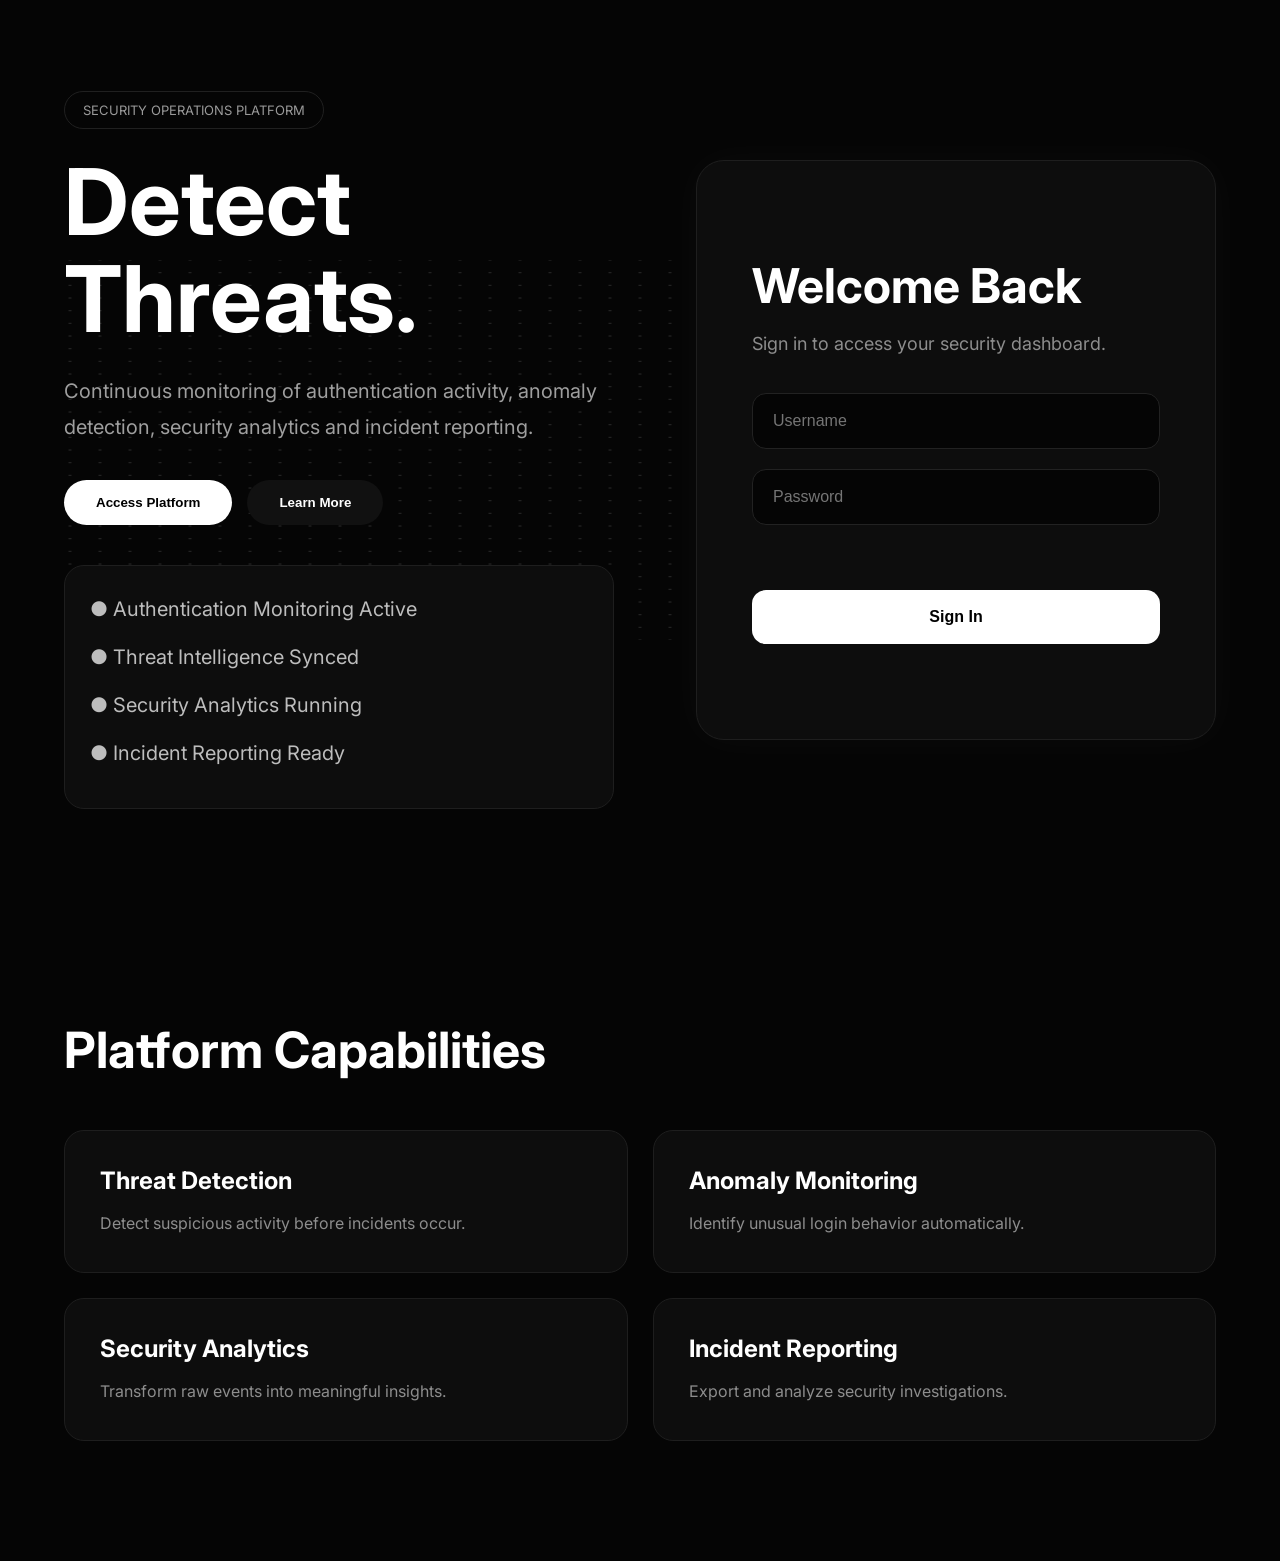
<file: index.html>
<!DOCTYPE html>
<html lang="en">

<head>

    <meta charset="UTF-8">

    <meta name="viewport"
          content="width=device-width, initial-scale=1.0">

    <title>Cyber Shadow Twin</title>

    <link rel="stylesheet"
          href="style.css">

</head>

<body>
  

<section class="hero">

    <canvas id="upguardGrid"></canvas>

    <div class="hero-left">

        <div class="badge">
            SECURITY OPERATIONS PLATFORM
        </div>

        <h1 id="animatedHeading">
            Detect Threats.
        </h1>

        <p>
            Continuous monitoring of authentication activity,
            anomaly detection, security analytics and
            incident reporting.
        </p>

        <div class="hero-buttons">

            <button
                    class="primary-btn"
                    onclick="focusLogin()">
                Access Platform
            </button>

            <button
                    class="secondary-btn"
                    onclick="learnMore()">
                Learn More
            </button>

        </div>

        <div class="mini-feed">

            <p>● Authentication Monitoring Active</p>

            <p>● Threat Intelligence Synced</p>

            <p>● Security Analytics Running</p>

            <p>● Incident Reporting Ready</p>

        </div>

    </div>

    <div class="login-panel">

        <h2>
            Welcome Back
        </h2>

        <p>
            Sign in to access your security dashboard.
        </p>

        <input
        id="username"
        type="text"
        placeholder="Username">

<input
        id="password"
        type="password"
        placeholder="Password">

<p id="loginError"></p>

<button onclick="login()">
    Sign In
</button>

    </div>

</section>

<section
        id="aboutSection"
        class="features">

    <h2>
        Platform Capabilities
    </h2>

    <div class="feature-grid">

        <div class="feature-card">

            <h3>
                Threat Detection
            </h3>

            <p>
                Detect suspicious activity before incidents occur.
            </p>

        </div>

        <div class="feature-card">

            <h3>
                Anomaly Monitoring
            </h3>

            <p>
                Identify unusual login behavior automatically.
            </p>

        </div>

        <div class="feature-card">

            <h3>
                Security Analytics
            </h3>

            <p>
                Transform raw events into meaningful insights.
            </p>

        </div>

        <div class="feature-card">

            <h3>
                Incident Reporting
            </h3>

            <p>
                Export and analyze security investigations.
            </p>

        </div>

    </div>

</section>


<script src="login.js"></script>
<script src="upguard-grid.js"></script>

</body>
</html>
</file>
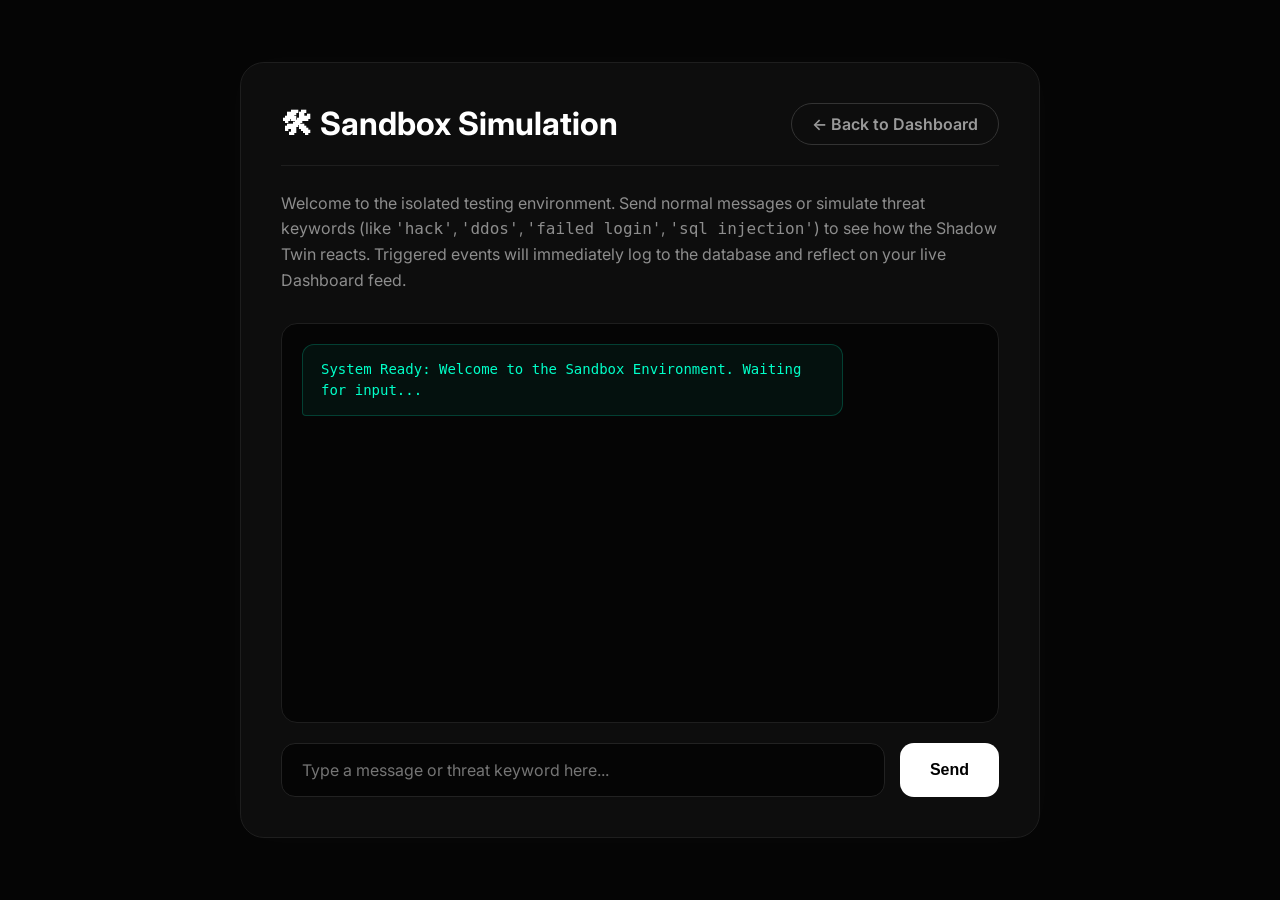
<file: sandbox.html>
<!DOCTYPE html>
<html lang="en">
<head>
    <meta charset="UTF-8">
    <meta name="viewport" content="width=device-width, initial-scale=1.0">
    <title>Sandbox Simulation</title>
    <link rel="stylesheet" href="style.css">
    <style>
        .sandbox-wrapper {
            display: flex;
            align-items: center;
            justify-content: center;
            min-height: 100vh;
            padding: 20px;
        }

        .sandbox-container { 
            width: 100%;
            max-width: 800px; 
            background: #0d0d0d; 
            padding: 40px; 
            border-radius: 24px; 
            border: 1px solid #1e1e1e; 
            box-shadow: 0 0 40px rgba(255, 255, 255, 0.02);
            display: flex;
            flex-direction: column;
        }

        .sandbox-header {
            display: flex;
            justify-content: space-between;
            align-items: center;
            margin-bottom: 25px;
            border-bottom: 1px solid #1e1e1e;
            padding-bottom: 20px;
        }

        .sandbox-header h2 {
            font-size: 32px;
            font-weight: 700;
        }

        .back-btn {
            padding: 10px 20px;
            background: transparent;
            color: #9a9a9a;
            border: 1px solid #333;
            border-radius: 999px;
            cursor: pointer;
            text-decoration: none;
            font-weight: 600;
            transition: 0.3s;
        }

        .back-btn:hover {
            background: #1a1a1a;
            color: white;
            border-color: #555;
        }

        .sandbox-desc {
            color: #8d8d8d;
            line-height: 1.6;
            margin-bottom: 30px;
            font-size: 16px;
        }

        .chat-box { 
            height: 400px; 
            overflow-y: auto; 
            background: #050505; 
            padding: 20px; 
            border-radius: 16px;
            border: 1px solid #1e1e1e;
            margin-bottom: 20px; 
            font-family: "Consolas", monospace;
            display: flex;
            flex-direction: column;
            gap: 15px;
        }

        /* Scrollbar for chat box */
        .chat-box::-webkit-scrollbar { width: 8px; }
        .chat-box::-webkit-scrollbar-track { background: #050505; }
        .chat-box::-webkit-scrollbar-thumb { background: #222; border-radius: 4px; }
        .chat-box::-webkit-scrollbar-thumb:hover { background: #444; }

        .message { 
            padding: 14px 18px;
            border-radius: 12px;
            max-width: 80%;
            line-height: 1.5;
            font-size: 14px;
        }

        .user { 
            background: #111;
            color: #ccc; 
            align-self: flex-end;
            border: 1px solid #222;
            border-bottom-right-radius: 4px;
        }

        .twin { 
            background: rgba(0, 255, 200, 0.05); 
            color: #00ffc8; 
            align-self: flex-start;
            border: 1px solid rgba(0, 255, 200, 0.2);
            border-bottom-left-radius: 4px;
        }

        .sys-error {
            background: rgba(255, 0, 0, 0.05);
            color: #ff5c5c;
            align-self: center;
            border: 1px solid rgba(255, 0, 0, 0.2);
            text-align: center;
        }

        .input-group { 
            display: flex; 
            gap: 15px; 
        }

        input { 
            flex: 1; 
            padding: 16px 20px; 
            background: #050505; 
            color: white; 
            border: 1px solid #222; 
            border-radius: 14px;
            font-size: 16px;
            font-family: inherit;
            transition: 0.3s;
        }
        
        input:focus {
            outline: none;
            border-color: #555;
            box-shadow: 0 0 15px rgba(255, 255, 255, 0.05);
        }

        button.send-btn { 
            padding: 0 30px; 
            background: white; 
            color: black; 
            border: none; 
            border-radius: 14px;
            cursor: pointer; 
            font-weight: 700;
            font-size: 16px;
            transition: 0.3s;
        }

        button.send-btn:hover { 
            transform: translateY(-2px);
            box-shadow: 0 5px 15px rgba(255, 255, 255, 0.2);
        }
    </style>
</head>
<body>
    <div class="sandbox-wrapper">
        <div class="sandbox-container">
            <div class="sandbox-header">
                <h2>🛠 Sandbox Simulation</h2>
                <a href="dashboard.html" class="back-btn">← Back to Dashboard</a>
            </div>
            
            <p class="sandbox-desc">
                Welcome to the isolated testing environment. Send normal messages or simulate threat keywords (like <code>'hack'</code>, <code>'ddos'</code>, <code>'failed login'</code>, <code>'sql injection'</code>) to see how the Shadow Twin reacts. Triggered events will immediately log to the database and reflect on your live Dashboard feed.
            </p>
            
            <div class="chat-box" id="chatBox">
                <div class="message twin">System Ready: Welcome to the Sandbox Environment. Waiting for input...</div>
            </div>
            
            <div class="input-group">
                <input type="text" id="simInput" placeholder="Type a message or threat keyword here..." autocomplete="off">
                <button class="send-btn" onclick="simulateMsg()">Send</button>
            </div>
        </div>
    </div>

    <script>
        function simulateMsg() {
            const input = document.getElementById("simInput");
            const msg = input.value.trim();
            if(!msg) return;
            
            const chatBox = document.getElementById("chatBox");
            chatBox.innerHTML += `<div class="message user">You: ${msg}</div>`;
            input.value = "";
            chatBox.scrollTop = chatBox.scrollHeight;
            
            fetch("http://localhost:8080/api/simulate?msg=" + encodeURIComponent(msg), { headers: { "Authorization": "Bearer " + sessionStorage.getItem("authToken") } })
                .then(res => res.json())
                .then(data => {
                    const badgeColor = data.riskLevel === 'HIGH' ? '#ff5c5c' : (data.riskLevel === 'MEDIUM' ? '#ffc107' : '#00ffc8');
                    chatBox.innerHTML += `<div class="message twin">
                        <div style="font-size:11px; margin-bottom:4px; font-weight:bold; color:${badgeColor}">[${data.riskLevel || 'LOW'} RISK • ${data.classification || 'Normal'}]</div>
                        Twin: ${data.reply}
                    </div>`;
                    chatBox.scrollTop = chatBox.scrollHeight;
                })
                .catch(err => {
                    chatBox.innerHTML += `<div class="message sys-error">Error: Backend API unreachable. Make sure ShadowTwinUI.java is running.</div>`;
                    chatBox.scrollTop = chatBox.scrollHeight;
                });
        }
        
        document.getElementById("simInput").addEventListener("keypress", function(e) {
            if(e.key === "Enter") simulateMsg();
        });
    </script>
</body>
</html>
</file>
<file: style.css>
@import url('https://fonts.googleapis.com/css2?family=Inter:wght@300;400;500;600;700;800&display=swap');

*{
    margin:0;
    padding:0;
    box-sizing:border-box;
}

html{
    scroll-behavior:smooth;
}

body{
    background:#050505;
    color:white;
    font-family:"Inter",sans-serif;
    overflow-x:hidden;
}


/* ==========================
   MOVING GRID
========================== */



@keyframes gridMove{

    from{
        transform:translateY(0);
    }

    to{
        transform:translateY(32px);
    }

}

/* ==========================
   HERO SECTION
========================== */

.hero{

    min-height:100vh;

    width:90%;

    margin:auto;

    display:flex;

    align-items:center;

    justify-content:space-between;

    gap:80px;
    
    position: relative;

}

#upguardGrid {
    position: absolute;
    top: 50%;
    left: 50%;
    transform: translate(-50%, -50%);
    width: 100%;
    height: 100%;
    z-index: 0;
    pointer-events: none;
}

.hero-left{
    position: relative;
    z-index: 10;

    flex:1;

    max-width:750px;

}

.badge{

    display:inline-block;

    padding:10px 18px;

    border:1px solid #202020;

    border-radius:999px;

    color:#9a9a9a;

    font-size:13px;

    margin-bottom:25px;

}

.hero-left h1{

    font-size:92px;

    line-height:1.05;

    margin-bottom:25px;

}

.hero-left p{

    font-size:20px;

    color:#9f9f9f;

    line-height:1.8;

    max-width:650px;

}

/* ==========================
   BUTTONS
========================== */

.hero-buttons{

    margin-top:35px;

    display:flex;

    gap:15px;

}

.hero-buttons button{

    padding:15px 32px;

    border:none;

    border-radius:999px;

    cursor:pointer;

    font-weight:600;

    transition:.3s;

}

.primary-btn{

    background:white;

    color:black;

}

.secondary-btn{

    background:#111;

    color:white;

    border:1px solid #222;

}

.primary-btn:hover,
.secondary-btn:hover{

    transform:translateY(-3px);

}

/* ==========================
   LIVE FEED
========================== */

.mini-feed{

    margin-top:40px;

    padding:25px;

    background:#0d0d0d;

    border:1px solid #1e1e1e;

    border-radius:20px;

    max-width:550px;

}

.mini-feed p{

    color:#bdbdbd;

    margin-bottom:12px;

}

/* ==========================
   LOGIN CARD
========================== */

.login-panel{

    width:520px;

    min-height:580px;

    background:#0d0d0d;

    border:1px solid #1e1e1e;

    border-radius:28px;
    
    position: relative;
    
    z-index: 10;

    padding:55px;

    display:flex;

    flex-direction:column;

    justify-content:center;

    box-shadow:
    0 0 40px rgba(255,255,255,.03);

}

.login-panel h2{

    font-size:48px;

    margin-bottom:15px;

}

.login-panel p{

    color:#8d8d8d;

    margin-bottom:35px;

    font-size:18px;

    line-height:1.6;

}

.login-panel input{

    width:100%;

    padding:18px 20px;

    background:#050505;

    border:1px solid #222;

    border-radius:14px;

    color:white;

    margin-bottom:20px;

    font-size:16px;

}

.login-panel button{

    width:100%;

    padding:18px;

    background:white;

    color:black;

    border:none;

    border-radius:14px;

    font-weight:700;

    font-size:16px;

    cursor:pointer;

    margin-top:10px;

}

/* ==========================
   FEATURES
========================== */

.features{

    width:90%;

    margin:120px auto;

}

.features h2{

    font-size:50px;

    margin-bottom:50px;

}

.feature-grid{

    display:grid;

    grid-template-columns:
    repeat(2,1fr);

    gap:25px;

}

.feature-card{

    background:#0d0d0d;

    border:1px solid #1e1e1e;

    border-radius:20px;

    padding:35px;

    transition:.3s;

}

.feature-card:hover{

    transform:translateY(-8px);

    border-color:#404040;

    box-shadow:
    0 0 20px rgba(255,255,255,.04);

}

.feature-card h3{

    margin-bottom:15px;

    font-size:24px;

}

.feature-card p{

    color:#8d8d8d;

    line-height:1.7;

}

/* ==========================
   DASHBOARD
========================== */

.dashboard{
    width:92%;
    max-width:1600px;
    margin:40px auto;
}

.dashboard-header{

    display:flex;

    justify-content:space-between;

    align-items:center;

    margin-bottom:50px;

    padding-top:10px;

}

.dashboard-header h1{

    font-size:48px;

}

.header-right{

    display:flex;

    align-items:center;

    gap:20px;

}

#clock{

    color:#9a9a9a;

    font-size:16px;

}

.user-box{

    padding:12px 22px;

    background:#0d0d0d;

    border:1px solid #222;

    border-radius:999px;

    font-weight:600;

}

/* ==========================
   STATUS BANNER
========================== */

.status-banner{

    background:#0d0d0d;

    border:1px solid #1e1e1e;

    border-radius:20px;

    padding:25px;

    margin-bottom:30px;

    display:flex;

    justify-content:space-between;

    align-items:center;

    transition:.3s;

}

.status-banner:hover{

    border-color:#404040;

    box-shadow:
    0 0 20px rgba(255,255,255,.05);

}

.status-pill{

    background:#1a0d0d;

    color:#ff5c5c;

    padding:12px 20px;

    border-radius:999px;

    font-weight:700;

    animation:pulse 2s infinite;

}

@keyframes pulse{

    0%{
        box-shadow:0 0 0 rgba(255,0,0,0);
    }

    50%{
        box-shadow:0 0 25px rgba(255,0,0,.5);
    }

    100%{
        box-shadow:0 0 0 rgba(255,0,0,0);
    }

}

/* ==========================
   CARDS
========================== */

.dashboard-cards{
    display:grid;
    grid-template-columns:repeat(4,1fr);
    gap:24px;
    margin-bottom:30px;
}

.dashboard-card{

    background:#0d0d0d;

    border:1px solid #1e1e1e;

    border-radius:20px;

    padding:35px;

    min-height:160px;

}

.dashboard-card:hover{

    transform:translateY(-6px);

    border-color:#606060;

    box-shadow:
    0 0 25px rgba(255,255,255,.08);

}

.dashboard-card h3{

    color:#9a9a9a;

    margin-bottom:15px;

}

.dashboard-card p{

    font-size:56px;

    font-weight:700;

}

/* ==========================
   PANELS
========================== */

.dashboard-grid{

    display:grid;

    grid-template-columns:65% 35%;

    gap:25px;

    width:100%;

}

.panel{

    background:#0d0d0d;

    border:1px solid #1e1e1e;

    border-radius:20px;

    padding:30px;

}
.panel{

    width:100%;

    min-height:450px;

}

.panel h2{

    margin-bottom:20px;

}

/* ==========================
   ALERTS
========================== */

.alert-list{

    list-style:none;

}

.alert-list li{

    padding:14px 0;

    border-bottom:1px solid #202020;

}

/* ==========================
   LOGS
========================== */

.logs{

    margin-top:30px;

    background:#0d0d0d;

    border:1px solid #1e1e1e;

    border-radius:20px;

    padding:30px;

}

.logs table{

    width:100%;

    border-collapse:collapse;

}

.logs th{

    text-align:left;

    padding:15px;

    color:#8a8a8a;

}

.logs td{

    padding:15px;

}

.logs tr{

    border-bottom:1px solid #202020;

}

.high{

    color:#ff6464;

}

.low{

    color:#67ff9f;

}
/* CST DASHBOARD LOGO */

.dashboard-title{

    display:flex;

    align-items:center;

    gap:20px;

}

.cst-badge{

    width:85px;

    height:85px;

    border-radius:18px;

    background:#0d0d0d;

    border:1px solid #2a2a2a;

    display:flex;

    align-items:center;

    justify-content:center;

    font-size:28px;

    font-weight:800;

    letter-spacing:2px;

    transition:.3s;

    flex-shrink:0;

}

.cst-badge:hover{

    border-color:#555;

    box-shadow:
        0 0 20px rgba(255,255,255,.08);

}
canvas{

    width:100% !important;

    height:380px !important;

}
.dashboard-header{

    display:flex;

    justify-content:space-between;

    align-items:center;

    margin-bottom:50px;

}
.dashboard-title{

    display:flex;

    align-items:center;

    gap:28px;

}

.dashboard-title h1{

    font-size:64px;

    line-height:1;

    margin-bottom:10px;

}

.dashboard-title p{

    color:#b0b0b0;

    font-size:20px;

}

.cst-badge{

    width:80px;

    height:80px;

    border-radius:20px;

    background:#0d0d0d;

    border:1px solid #2a2a2a;

    display:flex;

    align-items:center;

    justify-content:center;

    font-size:28px;

    font-weight:800;

    letter-spacing:2px;

    flex-shrink:0;

}
/* ==========================
   THREAT VISUALIZATION
========================== */

.risk-grid-wrap{

    position:relative;

    width:100%;

    height:550px;

    overflow:hidden;

    background:#050505;

    margin-top:120px;

    margin-bottom:120px;

}

.risk-grid-track{

    position:absolute;

    inset:0;

    width:300%;

    display:grid;

    grid-template-columns:
    repeat(96,8px);

    grid-auto-rows:8px;

    gap:22px;

    padding:54px 70px;


}

.risk-dot{

    width:7px;

    height:7px;

    border-radius:1px;

    background:
    rgba(
        255,
        255,
        255,
        0.12
    );

}

.risk-dot.green{

    background:#68be5c;

    box-shadow:
    0 0 10px
    rgba(
        104,
        190,
        92,
        .35
    );

}

.risk-dot.orange{

    background:#e27443;

    box-shadow:
    0 0 10px
    rgba(
        226,
        116,
        67,
        .35
    );

}

.risk-dot.red{

    background:#ff4338;

    box-shadow:
    0 0 14px
    rgba(
        255,
        67,
        56,
        .8
    );

}

.risk-label{

    position:absolute;

    color:
    rgba(
        255,
        255,
        255,
        .30
    );

    font-size:14px;

    font-weight:600;

    white-space:nowrap;

}

.risk-label::after{

    content:"";

    width:7px;

    height:7px;

    display:inline-block;

    margin-left:14px;

    background:#ff4338;

    vertical-align:middle;

}
#loginError{

    color:#ff5c5c;

    min-height:20px;

    margin-bottom:15px;

    font-size:14px;

}
/* ==========================
   ACTIVE DEFENSE
========================== */
.active-defense {
    margin-top: 30px;
    background: #0d0d0d;
    border: 1px solid #ff3333;
    border-radius: 20px;
    padding: 30px;
    text-align: center;
    transition: 0.3s;
}
.active-defense h2 { color: #ff5c5c; margin-bottom: 10px; }
.active-defense p { color: #9a9a9a; margin-bottom: 25px; }
#isolateBtn {
    padding: 15px 40px;
    background: #ff0000;
    color: white;
    border: none;
    border-radius: 12px;
    font-size: 20px;
    font-weight: 800;
    cursor: pointer;
    box-shadow: 0 0 20px rgba(255, 0, 0, 0.4);
    animation: pulseRed 1.5s infinite;
}
@keyframes pulseRed {
    0% { transform: scale(1); box-shadow: 0 0 20px rgba(255, 0, 0, 0.4); }
    50% { transform: scale(1.05); box-shadow: 0 0 40px rgba(255, 0, 0, 0.8); }
    100% { transform: scale(1); box-shadow: 0 0 20px rgba(255, 0, 0, 0.4); }
}
.lockdown-active {
    background: #4a0000 !important;
    border: 2px solid #ff0000 !important;
}

/* DECEPTION GRID */
.deception-grid { margin-top:30px; background:#0d0d0d; border:1px solid #1a5a1a; border-radius:20px; padding:30px; }
.deception-grid h2 { color:#00ff88; margin-bottom:10px; }
.deception-grid p { color:#9a9a9a; margin-bottom:15px; }
.honeypot-status { color:#00ff88; font-weight:700; margin-bottom:15px; }
.trapped-ip { background:#1a0d0d; border:1px solid #ff3333; border-radius:8px; padding:10px 15px; margin:5px 0; color:#ff5c5c; font-family:monospace; }

/* FORENSIC MODAL */
.modal-overlay { position:fixed; top:0; left:0; width:100%; height:100%; background:rgba(0,0,0,0.85); z-index:9999; display:flex; align-items:center; justify-content:center; }
.modal-content { background:#0d0d0d; border:1px solid #ff3333; border-radius:20px; padding:40px; max-width:550px; width:90%; text-align:center; }
.modal-content h2 { color:#ff5c5c; margin-bottom:20px; font-size:28px; }
.modal-field { display:flex; justify-content:space-between; padding:12px 0; border-bottom:1px solid #1e1e1e; }
.modal-field .label { color:#9a9a9a; }
.modal-field .value { color:#fff; font-family:monospace; font-weight:700; }
.modal-btn { padding:12px 30px; border-radius:10px; border:none; cursor:pointer; font-weight:700; margin:8px; font-size:14px; }
.modal-btn.primary { background:#ff0000; color:white; }
.modal-btn.secondary { background:#222; color:white; border:1px solid #444; }

/* BREACH BANNER */
.breach-banner { position:fixed; top:0; left:0; width:100%; background:linear-gradient(90deg,#ff0000,#cc0000); color:white; text-align:center; padding:18px; font-size:20px; font-weight:800; z-index:10000; animation:slideDown 0.5s ease-out; letter-spacing:1px; }
@keyframes slideDown { from{transform:translateY(-100%);} to{transform:translateY(0);} }

/* D3 TOPOLOGY */
#topologyGraph { background:#050505; border-radius:12px; overflow:hidden; }
.node-label { fill:#9a9a9a; font-size:10px; text-anchor:middle; pointer-events:none; font-family:Inter,sans-serif; }

/* SSE ANIMATIONS */
@keyframes fadeInUp { from{opacity:0;transform:translateY(10px);} to{opacity:1;transform:translateY(0);} }
.fade-in { animation:fadeInUp 0.4s ease-out; }
.counter-pulse { animation:pulse 0.5s ease-out; }

/* EVENT TABLE DYNAMIC */
.severity-high { color:#ff5c5c; font-weight:700; }
.severity-medium { color:#ffc107; font-weight:700; }
.severity-low { color:#67ff9f; font-weight:700; }
</file>
